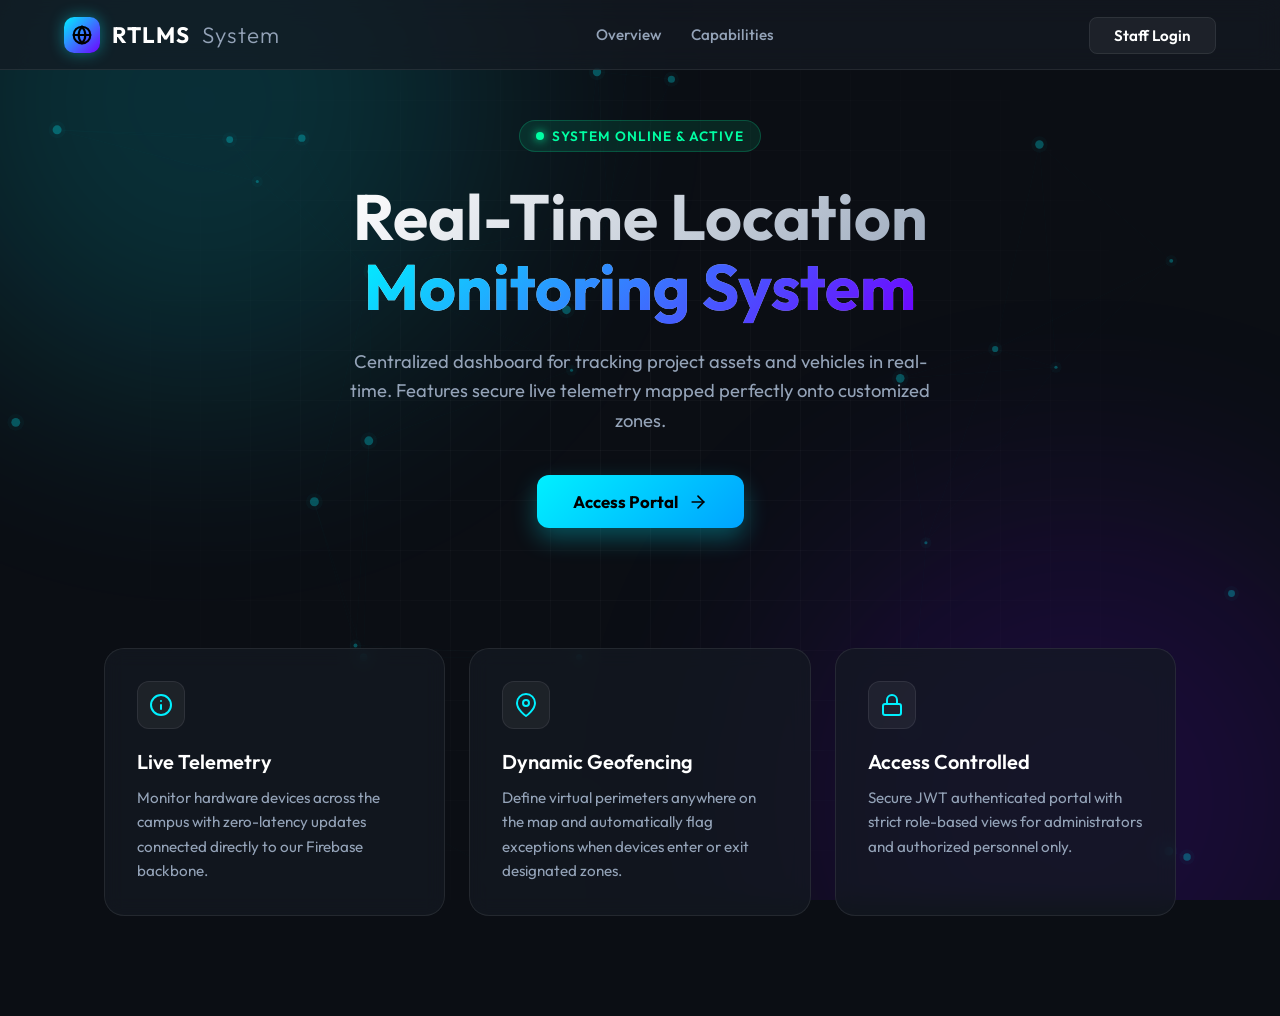
<file: frontend/index.html>
<!DOCTYPE html>
<html lang="en">
<head>
    <meta charset="UTF-8">
    <meta name="viewport" content="width=device-width, initial-scale=1.0">
    <title>RTLMS - Real-Time Location Monitoring System</title>
    <link href="https://fonts.googleapis.com/css2?family=Outfit:wght@300;400;500;600;700&display=swap" rel="stylesheet">
    <style>
        :root {
            --bg-base: #0B0E14;
            --bg-surface: #151A23;
            --bg-surface-glass: rgba(21, 26, 35, 0.7);
            --primary: #00F0FF;
            --primary-glow: rgba(0, 240, 255, 0.4);
            --secondary: #7000FF;
            --accent: #00FFA3;
            --text-main: #FFFFFF;
            --text-muted: #94A3B8;
            --border: rgba(255, 255, 255, 0.08);
        }

        * { margin: 0; padding: 0; box-sizing: border-box; }
        body {
            font-family: 'Outfit', sans-serif;
            background-color: var(--bg-base);
            color: var(--text-main);
            min-height: 100vh;
            overflow-x: hidden;
            display: flex;
            flex-direction: column;
        }

        /* Animated Background */
        .bg-grid {
            position: fixed; top: 0; left: 0; width: 100vw; height: 100vh;
            background-image: 
                linear-gradient(to right, rgba(255,255,255,0.03) 1px, transparent 1px),
                linear-gradient(to bottom, rgba(255,255,255,0.03) 1px, transparent 1px);
            background-size: 50px 50px;
            z-index: -2;
            mask-image: radial-gradient(circle at center, black 0%, transparent 80%);
            -webkit-mask-image: radial-gradient(circle at center, black 0%, transparent 80%);
        }

        .bg-glows {
            position: fixed; top: 0; left: 0; width: 100vw; height: 100vh;
            z-index: -1; overflow: hidden; pointer-events: none;
        }
        .glow {
            position: absolute; width: 600px; height: 600px; border-radius: 50%;
            filter: blur(120px); opacity: 0.15;
            animation: float 10s infinite alternate ease-in-out;
        }
        .glow-1 { background: var(--primary); top: -200px; left: -100px; }
        .glow-2 { background: var(--secondary); bottom: -200px; right: -100px; animation-delay: -5s; }

        @keyframes float {
            0% { transform: translate(0, 0); }
            100% { transform: translate(50px, 50px); }
        }

        /* Navigation */
        nav {
            position: fixed; top: 0; width: 100%;
            height: 70px;
            background: var(--bg-surface-glass);
            backdrop-filter: blur(12px);
            -webkit-backdrop-filter: blur(12px);
            border-bottom: 1px solid var(--border);
            display: flex; align-items: center; justify-content: space-between;
            padding: 0 5%; z-index: 100;
        }

        .logo {
            display: flex; align-items: center; gap: 12px;
            text-decoration: none; color: var(--text-main);
            font-size: 1.4rem; font-weight: 700; letter-spacing: 1px;
        }
        .logo-icon {
            width: 36px; height: 36px;
            background: linear-gradient(135deg, var(--primary), var(--secondary));
            border-radius: 10px;
            display: flex; align-items: center; justify-content: center;
            box-shadow: 0 0 15px var(--primary-glow);
        }
        .logo span { font-weight: 300; color: var(--text-muted); }

        .nav-links {
            display: flex; gap: 30px;
        }
        .nav-links a {
            color: var(--text-muted); text-decoration: none;
            font-size: 0.95rem; font-weight: 500;
            transition: color 0.3s;
        }
        .nav-links a:hover { color: var(--primary); }

        .nav-actions .btn-login {
            background: rgba(255, 255, 255, 0.05);
            border: 1px solid var(--border);
            color: var(--text-main);
            padding: 8px 24px; border-radius: 8px;
            text-decoration: none; font-size: 0.95rem; font-weight: 600;
            transition: all 0.3s;
        }
        .nav-actions .btn-login:hover {
            background: rgba(255, 255, 255, 0.1);
            border-color: rgba(255, 255, 255, 0.2);
        }

        /* Hero Section */
        .hero {
            flex: 1;
            display: flex; align-items: center; justify-content: center;
            padding: 120px 5% 60px;
            text-align: center;
            position: relative;
        }

        .hero-content { max-width: 900px; z-index: 10; }

        .status-badge {
            display: inline-flex; align-items: center; gap: 8px;
            background: rgba(0, 255, 163, 0.1);
            border: 1px solid rgba(0, 255, 163, 0.2);
            padding: 6px 16px; border-radius: 50px;
            margin-bottom: 30px;
        }
        .status-dot {
            width: 8px; height: 8px; border-radius: 50%;
            background: var(--accent);
            box-shadow: 0 0 10px var(--accent);
            animation: blink 2s infinite;
        }
        @keyframes blink { 0%, 100% { opacity: 1; } 50% { opacity: 0.4; } }
        .status-text { color: var(--accent); font-size: 0.85rem; font-weight: 600; text-transform: uppercase; letter-spacing: 1px; }

        h1 {
            font-size: clamp(3rem, 5vw, 4.5rem);
            font-weight: 700; line-height: 1.1;
            margin-bottom: 24px;
            background: linear-gradient(135deg, #FFF, #94A3B8);
            -webkit-background-clip: text;
            -webkit-text-fill-color: transparent;
        }
        h1 span {
            background: linear-gradient(135deg, var(--primary), var(--secondary));
            -webkit-background-clip: text;
            -webkit-text-fill-color: transparent;
        }

        .hero-desc {
            font-size: 1.15rem; color: var(--text-muted);
            margin-bottom: 40px; max-width: 600px; margin-inline: auto;
            line-height: 1.6;
        }

        .hero-actions {
            display: flex; gap: 20px; justify-content: center;
        }

        .btn-primary {
            background: linear-gradient(135deg, var(--primary), #00A3FF);
            color: #000; font-weight: 700; font-size: 1.05rem;
            padding: 16px 36px; border-radius: 12px;
            text-decoration: none; display: inline-flex; align-items: center; gap: 10px;
            box-shadow: 0 10px 25px rgba(0, 240, 255, 0.3);
            transition: all 0.3s; border: none;
        }
        .btn-primary:hover {
            transform: translateY(-3px);
            box-shadow: 0 15px 35px rgba(0, 240, 255, 0.4);
        }

        /* Features */
        .features {
            padding: 60px 5% 100px;
            display: grid; grid-template-columns: repeat(auto-fit, minmax(300px, 1fr));
            gap: 24px; max-width: 1200px; margin: 0 auto; z-index: 10;
        }

        .feature-card {
            background: var(--bg-surface-glass);
            border: 1px solid var(--border);
            padding: 32px; border-radius: 20px;
            backdrop-filter: blur(10px);
            transition: transform 0.3s, border-color 0.3s;
        }
        .feature-card:hover {
            transform: translateY(-5px);
            border-color: rgba(255, 255, 255, 0.15);
        }

        .feature-icon {
            width: 48px; height: 48px; border-radius: 12px;
            background: rgba(255, 255, 255, 0.05);
            display: flex; align-items: center; justify-content: center;
            margin-bottom: 20px; border: 1px solid var(--border);
        }
        .feature-icon svg { width: 24px; height: 24px; color: var(--primary); }

        .feature-title { font-size: 1.25rem; font-weight: 600; margin-bottom: 12px; }
        .feature-desc { color: var(--text-muted); line-height: 1.6; font-size: 0.95rem; }

        /* Animation class */
        .fade-out { animation: fadeOut 0.5s forwards; }
        @keyframes fadeOut { to { opacity: 0; filter: blur(5px); } }

        /* Canvas Map overlay decoration */
        .map-decor {
            position: absolute; left: 0; top: 0; width: 100%; height: 100%;
            z-index: -1; pointer-events: none; opacity: 0.3;
        }
    </style>
</head>
<body>

    <div class="bg-grid"></div>
    <div class="bg-glows">
        <div class="glow glow-1"></div>
        <div class="glow glow-2"></div>
    </div>
    
    <canvas id="mapCanvas" class="map-decor"></canvas>

    <nav>
        <a href="#" class="logo">
            <div class="logo-icon">
                <svg width="20" height="20" viewBox="0 0 24 24" fill="none" stroke="#000" stroke-width="2.5" stroke-linecap="round" stroke-linejoin="round">
                    <circle cx="12" cy="12" r="10"></circle>
                    <path d="M12 2a14.5 14.5 0 0 0 0 20 14.5 14.5 0 0 0 0-20"></path>
                    <path d="M2 12h20"></path>
                </svg>
            </div>
            RTLMS <span>System</span>
        </a>
        <div class="nav-links">
            <a href="#overview">Overview</a>
            <a href="#features">Capabilities</a>
        </div>
        <div class="nav-actions">
            <a href="login.html" class="btn-login" id="navLogin">Staff Login</a>
        </div>
    </nav>

    <section class="hero" id="overview">
        <div class="hero-content">
            <div class="status-badge">
                <div class="status-dot"></div>
                <div class="status-text">System Online & Active</div>
            </div>
            
            <h1>Real-Time Location<br><span>Monitoring System</span></h1>
            
            <p class="hero-desc">
                Centralized dashboard for tracking project assets and vehicles in real-time. Features secure live telemetry mapped perfectly onto customized zones.
            </p>

            <div class="hero-actions">
                <a href="login.html" class="btn-primary" id="mainLogin">
                    Access Portal
                    <svg width="20" height="20" viewBox="0 0 24 24" fill="none" stroke="currentColor" stroke-width="2" stroke-linecap="round" stroke-linejoin="round">
                        <path d="M5 12h14"></path>
                        <path d="M12 5l7 7-7 7"></path>
                    </svg>
                </a>
            </div>
        </div>
    </section>

    <section class="features" id="features">
        <div class="feature-card">
            <div class="feature-icon">
                <svg viewBox="0 0 24 24" fill="none" stroke="currentColor" stroke-width="2" stroke-linecap="round" stroke-linejoin="round">
                    <circle cx="12" cy="12" r="10"></circle>
                    <path d="M12 16v-4"></path>
                    <path d="M12 8h.01"></path>
                </svg>
            </div>
            <h3 class="feature-title">Live Telemetry</h3>
            <p class="feature-desc">Monitor hardware devices across the campus with zero-latency updates connected directly to our Firebase backbone.</p>
        </div>
        <div class="feature-card">
            <div class="feature-icon">
                <svg viewBox="0 0 24 24" fill="none" stroke="currentColor" stroke-width="2" stroke-linecap="round" stroke-linejoin="round">
                    <path d="M21 10c0 7-9 13-9 13s-9-6-9-13a9 9 0 0 1 18 0z"></path>
                    <circle cx="12" cy="10" r="3"></circle>
                </svg>
            </div>
            <h3 class="feature-title">Dynamic Geofencing</h3>
            <p class="feature-desc">Define virtual perimeters anywhere on the map and automatically flag exceptions when devices enter or exit designated zones.</p>
        </div>
        <div class="feature-card">
            <div class="feature-icon">
                <svg viewBox="0 0 24 24" fill="none" stroke="currentColor" stroke-width="2" stroke-linecap="round" stroke-linejoin="round">
                    <rect x="3" y="11" width="18" height="11" rx="2" ry="2"></rect>
                    <path d="M7 11V7a5 5 0 0 1 10 0v4"></path>
                </svg>
            </div>
            <h3 class="feature-title">Access Controlled</h3>
            <p class="feature-desc">Secure JWT authenticated portal with strict role-based views for administrators and authorized personnel only.</p>
        </div>
    </section>

    <script>
        // Simple subtle background map animation
        const canvas = document.getElementById('mapCanvas');
        const ctx = canvas.getContext('2d');
        let dots = [];

        function initCanvas() {
            canvas.width = window.innerWidth;
            canvas.height = window.innerHeight;
            dots = [];
            for(let i=0; i<30; i++) {
                dots.push({
                    x: Math.random() * canvas.width,
                    y: Math.random() * canvas.height,
                    vx: (Math.random() - 0.5) * 0.5,
                    vy: (Math.random() - 0.5) * 0.5,
                    pulse: Math.random() * Math.PI * 2
                });
            }
        }

        function drawCanvas() {
            ctx.clearRect(0, 0, canvas.width, canvas.height);
            
            // Draw connections
            ctx.strokeStyle = 'rgba(0, 240, 255, 0.05)';
            ctx.lineWidth = 1;
            for(let i=0; i<dots.length; i++) {
                for(let j=i+1; j<dots.length; j++) {
                    const dist = Math.hypot(dots[i].x - dots[j].x, dots[i].y - dots[j].y);
                    if(dist < 250) {
                        ctx.beginPath();
                        ctx.moveTo(dots[i].x, dots[i].y);
                        ctx.lineTo(dots[j].x, dots[j].y);
                        ctx.stroke();
                    }
                }
            }

            // Draw dots
            dots.forEach(dot => {
                dot.x += dot.vx;
                dot.y += dot.vy;
                if(dot.x < 0 || dot.x > canvas.width) dot.vx *= -1;
                if(dot.y < 0 || dot.y > canvas.height) dot.vy *= -1;
                dot.pulse += 0.05;

                const radius = 3 + Math.sin(dot.pulse) * 1.5;

                ctx.beginPath();
                ctx.arc(dot.x, dot.y, radius + 4, 0, Math.PI * 2);
                ctx.fillStyle = 'rgba(0, 240, 255, 0.1)';
                ctx.fill();

                ctx.beginPath();
                ctx.arc(dot.x, dot.y, radius, 0, Math.PI * 2);
                ctx.fillStyle = '#00F0FF';
                ctx.fill();
            });

            requestAnimationFrame(drawCanvas);
        }

        window.addEventListener('resize', initCanvas);
        initCanvas();
        drawCanvas();

        // Page transition smooth
        function handleTransition(e) {
            e.preventDefault();
            const href = this.getAttribute('href');
            document.body.classList.add('fade-out');
            setTimeout(() => { window.location.href = href; }, 400);
        }

        document.getElementById('navLogin').addEventListener('click', handleTransition);
        document.getElementById('mainLogin').addEventListener('click', handleTransition);

        window.addEventListener('pageshow', function(e) {
            if (e.persisted || document.body.classList.contains('fade-out')) {
                document.body.classList.remove('fade-out');
            }
        });
    </script>
</body>
</html>
</file>
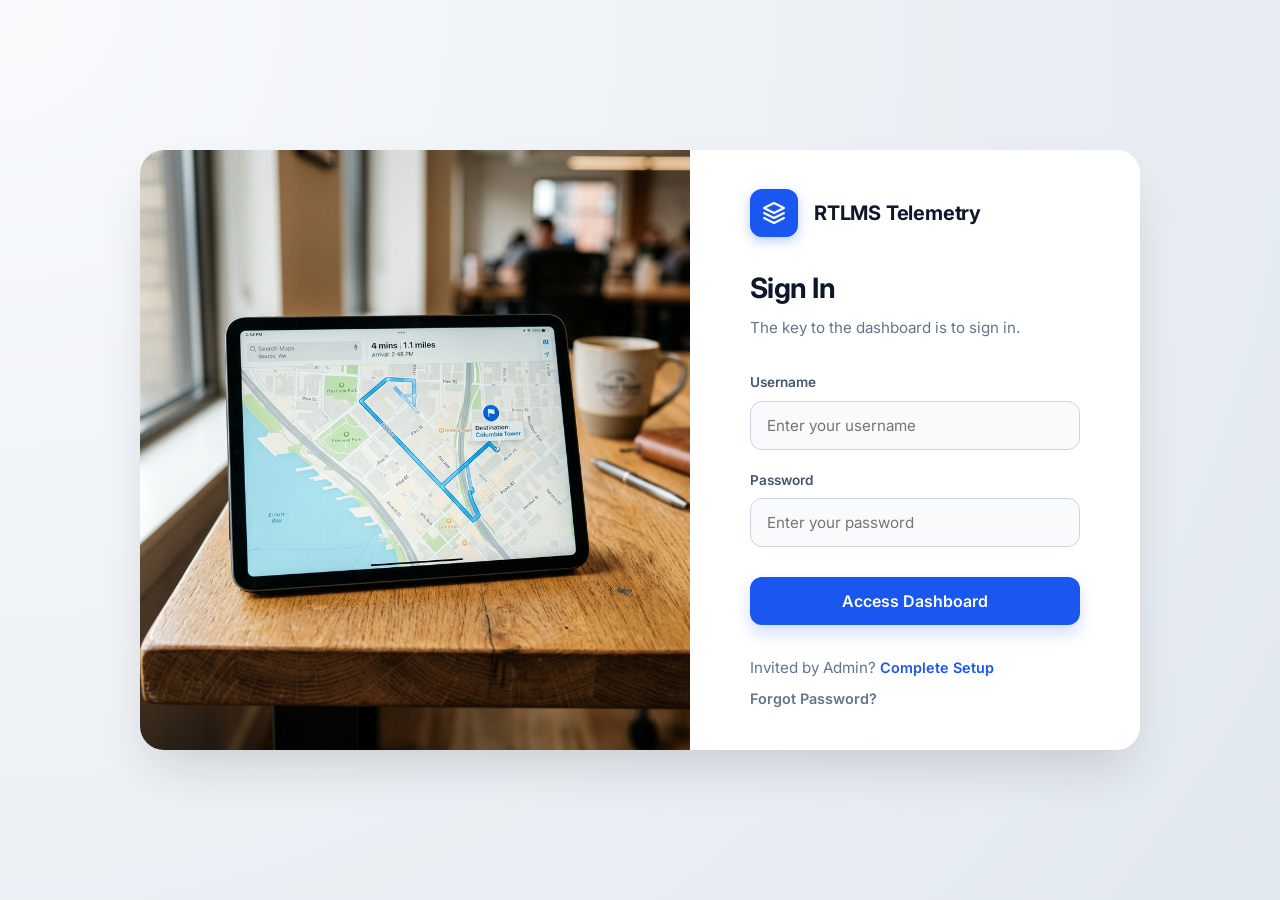
<file: frontend/login.html>
<!DOCTYPE html>
<html lang="en">
<head>
    <meta charset="UTF-8">
    <meta name="viewport" content="width=device-width, initial-scale=1.0">
    <title>Tracking System - Login</title>
    <!-- Modern crisp typography -->
    <link href="https://fonts.googleapis.com/css2?family=Euclid+Circular+A:wght@400;500;600;700&family=Inter:wght@400;500;600;700&display=swap" rel="stylesheet">
    <link rel="stylesheet" href="css/style.css?v=1.1">
</head>
<body class="split-auth-body">

    <div class="login-split-card">
        
        <!-- Left Side: Edge to edge image -->
        <div class="login-image-panel">
            <div class="login-image-wrapper"></div>
        </div>

        <!-- Right Side: Form cleanly aligned left -->
        <div class="login-form-panel">
            <div class="form-header">
                <div class="logo-badge">
                    <svg viewBox="0 0 24 24" fill="none" stroke="currentColor" stroke-width="2" stroke-linecap="round" stroke-linejoin="round">
                        <polygon points="12 2 2 7 12 12 22 7 12 2"></polygon>
                        <polyline points="2 17 12 22 22 17"></polyline>
                        <polyline points="2 12 12 17 22 12"></polyline>
                    </svg>
                </div>
                <h1 class="college-title">RTLMS Telemetry</h1>
            </div>

            <h2 class="auth-form-title">Sign In</h2>
            <p class="auth-form-subtitle">The key to the dashboard is to sign in.</p>
            
            <div id="errorMsg" class="hidden"></div>
            
            <form id="loginForm">
                <div class="custom-form-group">
                    <label class="custom-label">Username</label>
                    <input type="text" id="username" class="custom-input" placeholder="Enter your username" required>
                </div>
                
                <div class="custom-form-group">
                    <label class="custom-label">Password</label>
                    <input type="password" id="password" class="custom-input" placeholder="Enter your password" required>
                </div>
                
                <button type="submit" class="custom-btn" id="loginBtn">Access Dashboard</button>
            </form>
            
            <div class="auth-form-footer">
                <div>
                    Invited by Admin? <a href="complete_setup.html" class="link-text">Complete Setup</a>
                </div>
                <div>
                    <a href="forgot_password.html" class="link-text" style="color: #64748b;">Forgot Password?</a>
                </div>
            </div>
        </div>

    </div>

    <!-- Scripts -->
    <script src="js/api.js"></script>
    <script>
        document.getElementById('loginForm').addEventListener('submit', async (e) => {
            e.preventDefault();
            const btn = document.getElementById('loginBtn');
            btn.textContent = 'Verifying...';
            btn.disabled = true;
            
            try {
                const res = await apiLogin(
                    document.getElementById('username').value,
                    document.getElementById('password').value
                );
                
                // Redirect based on role by tapping an admin API endpoint
                try {
                    await apiFetch('/api/admin/users/');
                    window.location.href = 'admin_dashboard.html';
                } catch (roleErr) {
                    window.location.href = 'user_dashboard.html';
                }
            } catch (err) {
                const errDiv = document.getElementById('errorMsg');
                errDiv.textContent = err.message || 'Authentication failed. Please check your credentials.';
                errDiv.classList.remove('hidden');
                btn.textContent = 'Access Dashboard';
                btn.disabled = false;
            }
        });
    </script>
</body>
</html>
</file>
<file: frontend/css/style.css>
:root {
  --primary-color: #2563eb;
  --primary-hover: #1d4ed8;
  --bg-color: #f8fafc;
  --surface-color: #ffffff;
  --text-main: #0f172a;
  --text-muted: #64748b;
  --danger-color: #ef4444;
  --success-color: #10b981;
  --offline-color: #94a3b8;
  --border-color: #e2e8f0;
  --border-radius: 8px;
  --shadow-sm: 0 1px 2px 0 rgb(0 0 0 / 0.05);
  --shadow-md: 0 4px 6px -1px rgb(0 0 0 / 0.1), 0 2px 4px -2px rgb(0 0 0 / 0.1);
}

* {
  box-sizing: border-box;
  margin: 0;
  padding: 0;
  font-family: 'Inter', system-ui, -apple-system, sans-serif;
}

body {
  background-color: var(--bg-color);
  color: var(--text-main);
  line-height: 1.5;
}

/* Authentication Layouts */
.auth-container {
  min-height: 100vh;
  display: flex;
  align-items: center;
  justify-content: center;
  padding: 1rem;
}

.auth-card {
  background: var(--surface-color);
  padding: 2.5rem;
  border-radius: var(--border-radius);
  box-shadow: var(--shadow-md);
  width: 100%;
  max-width: 400px;
}

.auth-card h2 {
  text-align: center;
  margin-bottom: 0.5rem;
  color: var(--text-main);
}

.auth-card p.subtitle {
  text-align: center;
  color: var(--text-muted);
  margin-bottom: 2rem;
  font-size: 0.875rem;
}

/* Forms & Inputs */
.form-group {
  margin-bottom: 1.25rem;
}

.form-group label {
  display: block;
  font-size: 0.875rem;
  font-weight: 500;
  margin-bottom: 0.5rem;
  color: var(--text-main);
}

.form-control {
  width: 100%;
  padding: 0.75rem 1rem;
  font-size: 1rem;
  border: 1px solid var(--border-color);
  border-radius: var(--border-radius);
  transition: border-color 0.15s ease-in-out, box-shadow 0.15s ease-in-out;
}

.form-control:focus {
  outline: none;
  border-color: var(--primary-color);
  box-shadow: 0 0 0 3px rgba(37, 99, 235, 0.1);
}

.btn {
  display: inline-block;
  font-weight: 500;
  text-align: center;
  white-space: nowrap;
  vertical-align: middle;
  user-select: none;
  border: 1px solid transparent;
  padding: 0.75rem 1.5rem;
  font-size: 1rem;
  border-radius: var(--border-radius);
  transition: all 0.2s;
  cursor: pointer;
  width: 100%;
}

.btn-primary {
  color: #fff;
  background-color: var(--primary-color);
}

.btn-primary:hover {
  background-color: var(--primary-hover);
}

.btn-danger {
  color: #fff;
  background-color: var(--danger-color);
}

.btn-sm {
  padding: 0.5rem 1rem;
  font-size: 0.875rem;
  width: auto;
}

/* Dashboard Layout */
.dashboard-layout {
  display: flex;
  height: 100vh;
  overflow: hidden;
}

.sidebar {
  width: 280px;
  background: var(--surface-color);
  border-right: 1px solid var(--border-color);
  display: flex;
  flex-direction: column;
}

.sidebar-header {
  padding: 1.5rem;
  border-bottom: 1px solid var(--border-color);
}

.sidebar-nav {
  padding: 1rem 0;
  flex: 1;
  overflow-y: auto;
}

.nav-item {
  display: block;
  padding: 0.75rem 1.5rem;
  color: var(--text-main);
  text-decoration: none;
  font-weight: 500;
  cursor: pointer;
  transition: background-color 0.2s;
}

.nav-item:hover, .nav-item.active {
  background-color: var(--bg-color);
  color: var(--primary-color);
  border-right: 3px solid var(--primary-color);
}

.main-content {
  flex: 1;
  display: flex;
  flex-direction: column;
  overflow: hidden;
}

.topbar {
  height: 64px;
  background: var(--surface-color);
  border-bottom: 1px solid var(--border-color);
  display: flex;
  align-items: center;
  justify-content: space-between;
  padding: 0 2rem;
}

.content-area {
  flex: 1;
  padding: 2rem;
  overflow-y: auto;
}

/* Cards & Tables */
.card {
  background: var(--surface-color);
  border-radius: var(--border-radius);
  box-shadow: var(--shadow-sm);
  border: 1px solid var(--border-color);
  margin-bottom: 1.5rem;
  overflow: hidden;
}

.card-header {
  padding: 1.25rem 1.5rem;
  border-bottom: 1px solid var(--border-color);
  display: flex;
  justify-content: space-between;
  align-items: center;
}

.card-body {
  padding: 1.5rem;
}

.table-responsive {
  overflow-x: auto;
}

table {
  width: 100%;
  border-collapse: collapse;
  text-align: left;
}

th {
  background-color: var(--bg-color);
  padding: 0.75rem 1.5rem;
  font-size: 0.75rem;
  text-transform: uppercase;
  color: var(--text-muted);
  font-weight: 600;
  letter-spacing: 0.05em;
}

td {
  padding: 1rem 1.5rem;
  border-bottom: 1px solid var(--border-color);
  color: var(--text-main);
  font-size: 0.875rem;
}

/* Badges */
.badge {
  display: inline-flex;
  align-items: center;
  padding: 0.25rem 0.75rem;
  border-radius: 9999px;
  font-size: 0.75rem;
  font-weight: 500;
}

.badge-success { background: #d1fae5; color: #065f46; }
.badge-danger { background: #fee2e2; color: #991b1b; }
.badge-offline { background: #f1f5f9; color: #475569; }
.badge-primary { background: #dbeafe; color: #1e40af; }

/* Map Container */
.map-container {
  height: 500px;
  width: 100%;
  border-radius: var(--border-radius);
  overflow: hidden;
  border: 1px solid var(--border-color);
  z-index: 1;
}

/* Modals */
.modal-overlay {
  position: fixed;
  top: 0; left: 0; right: 0; bottom: 0;
  background: rgba(0,0,0,0.5);
  display: flex;
  align-items: center;
  justify-content: center;
  z-index: 1000;
  opacity: 0;
  pointer-events: none;
  transition: opacity 0.2s;
}

.modal-overlay.active {
  opacity: 1;
  pointer-events: auto;
}

.modal {
  background: var(--surface-color);
  width: 100%;
  max-width: 500px;
  border-radius: var(--border-radius);
  box-shadow: var(--shadow-md);
  transform: translateY(20px);
  transition: transform 0.2s;
}

.modal-overlay.active .modal {
  transform: translateY(0);
}

.modal-header {
  padding: 1.5rem;
  border-bottom: 1px solid var(--border-color);
  display: flex;
  justify-content: space-between;
  align-items: center;
}

.modal-body {
  padding: 1.5rem;
}

.modal-footer {
  padding: 1.5rem;
  border-top: 1px solid var(--border-color);
  display: flex;
  justify-content: flex-end;
  gap: 1rem;
}

/* Alert Banner */
.alert-banner {
  position: fixed;
  top: 20px;
  left: 50%;
  transform: translateX(-50%) translateY(-100px);
  background: var(--danger-color);
  color: white;
  padding: 1rem 2rem;
  border-radius: var(--border-radius);
  box-shadow: var(--shadow-md);
  z-index: 2000;
  font-weight: 600;
  transition: transform 0.3s cubic-bezier(0.175, 0.885, 0.32, 1.275);
}

.alert-banner.active {
  transform: translateX(-50%) translateY(0);
}

/* Utilities */
.hidden { display: none !important; }
.text-center { text-align: center; }
.mt-2 { margin-top: 0.5rem; }
.mt-4 { margin-top: 1rem; }
.mb-4 { margin-bottom: 1rem; }
.text-danger { color: var(--danger-color); }
.text-success { color: var(--success-color); }
.text-muted { color: var(--text-muted); }
.d-flex { display: flex; }
.justify-between { justify-content: space-between; }
.align-center { align-items: center; }
.gap-2 { gap: 0.5rem; }

/* ---- NEW SPLIT AUTH LAYOUT ---- */
.split-auth-body {
    background: radial-gradient(circle at top left, #f8fafc 0%, #e2e8f0 100%);
    min-height: 100vh;
    display: flex;
    align-items: center;
    justify-content: center;
    padding: 2rem;
}

.login-split-card {
    background-color: #ffffff;
    width: 100%;
    max-width: 1000px;
    height: 600px;
    border-radius: 24px;
    box-shadow: 0 25px 50px -12px rgba(0, 0, 0, 0.15);
    display: flex;
    overflow: hidden;
}

.login-image-panel {
    flex: 1; 
    /* Absolutely no padding so it is flush */
    display: flex;
}

.login-image-wrapper {
    width: 100%; height: 100%; 
    background-image: url('../assets/auth_realistic_map_photo.png');
    background-size: cover; background-position: center; 
}

.login-form-panel {
    flex: 0 0 450px; 
    padding: 50px 60px; 
    display: flex; 
    flex-direction: column; 
    justify-content: center;
    background-color: #ffffff;
}

.form-header { 
    display: flex; align-items: center; gap: 16px; margin-bottom: 30px; 
}
.logo-badge {
    width: 48px; height: 48px; background-color: #1a56f0; border-radius: 12px;
    display: inline-flex; align-items: center; justify-content: center;
    box-shadow: 0 4px 12px rgba(26, 86, 240, 0.3);
}
.logo-badge svg { width: 24px; height: 24px; color: #ffffff; }
.college-title { font-size: 1.25rem; font-weight: 700; color: #0f172a; letter-spacing: -0.01em; }

.auth-form-title { font-size: 1.75rem; font-weight: 700; color: #0f172a; margin-bottom: 8px; letter-spacing: -0.02em; }
.auth-form-subtitle { font-size: 0.95rem; color: #64748b; margin-bottom: 32px; line-height: 1.5; }

.custom-form-group { margin-bottom: 20px; }
.custom-label { display: block; font-size: 0.85rem; font-weight: 600; color: #475569; margin-bottom: 8px; }
.custom-input {
    width: 100%; padding: 14px 16px; border: 1px solid #cbd5e1; border-radius: 12px;
    font-size: 0.95rem; color: #0f172a; background-color: #f8fafc; transition: all 0.2s ease; outline: none;
}
.custom-input:focus { border-color: #1a56f0; background-color: #ffffff; box-shadow: 0 0 0 4px rgba(26, 86, 240, 0.1); }

.custom-btn {
    width: 100%; padding: 14px; background-color: #1a56f0; color: #ffffff; border: none; border-radius: 12px;
    font-size: 1rem; font-weight: 600; cursor: pointer; transition: all 0.2s ease; margin-top: 10px;
    box-shadow: 0 8px 16px rgba(26, 86, 240, 0.2);
}
.custom-btn:hover { background-color: #164ed8; transform: translateY(-1px); box-shadow: 0 10px 20px rgba(26, 86, 240, 0.25); }
.custom-btn:active { transform: translateY(1px); }
.custom-btn:disabled { background-color: #94a3b8; cursor: not-allowed; box-shadow: none; transform: none; }

.link-text { color: #1a56f0; text-decoration: none; font-weight: 600; font-size: 0.9rem; transition: color 0.2s; }
.link-text:hover { color: #0f172a; text-decoration: underline; }

.auth-form-footer { margin-top: 32px; display: flex; flex-direction: column; gap: 8px; font-size: 0.95rem; color: #64748b; }

#errorMsg, #successMsg {
    padding: 12px 16px; border-radius: 12px; font-size: 0.85rem; font-weight: 600; margin-bottom: 24px;
}
#errorMsg { background-color: #fef2f2; color: #dc2626; border: 1px solid #fecaca; }
#successMsg { background-color: #ecfdf5; color: #059669; border: 1px solid #a7f3d0; }

@media (max-width: 900px) {
    .login-split-card { flex-direction: column; height: auto; max-width: 450px; }
    .login-image-panel { height: 220px; }
    .login-form-panel { flex: none; padding: 40px 30px; }
}
</file>
